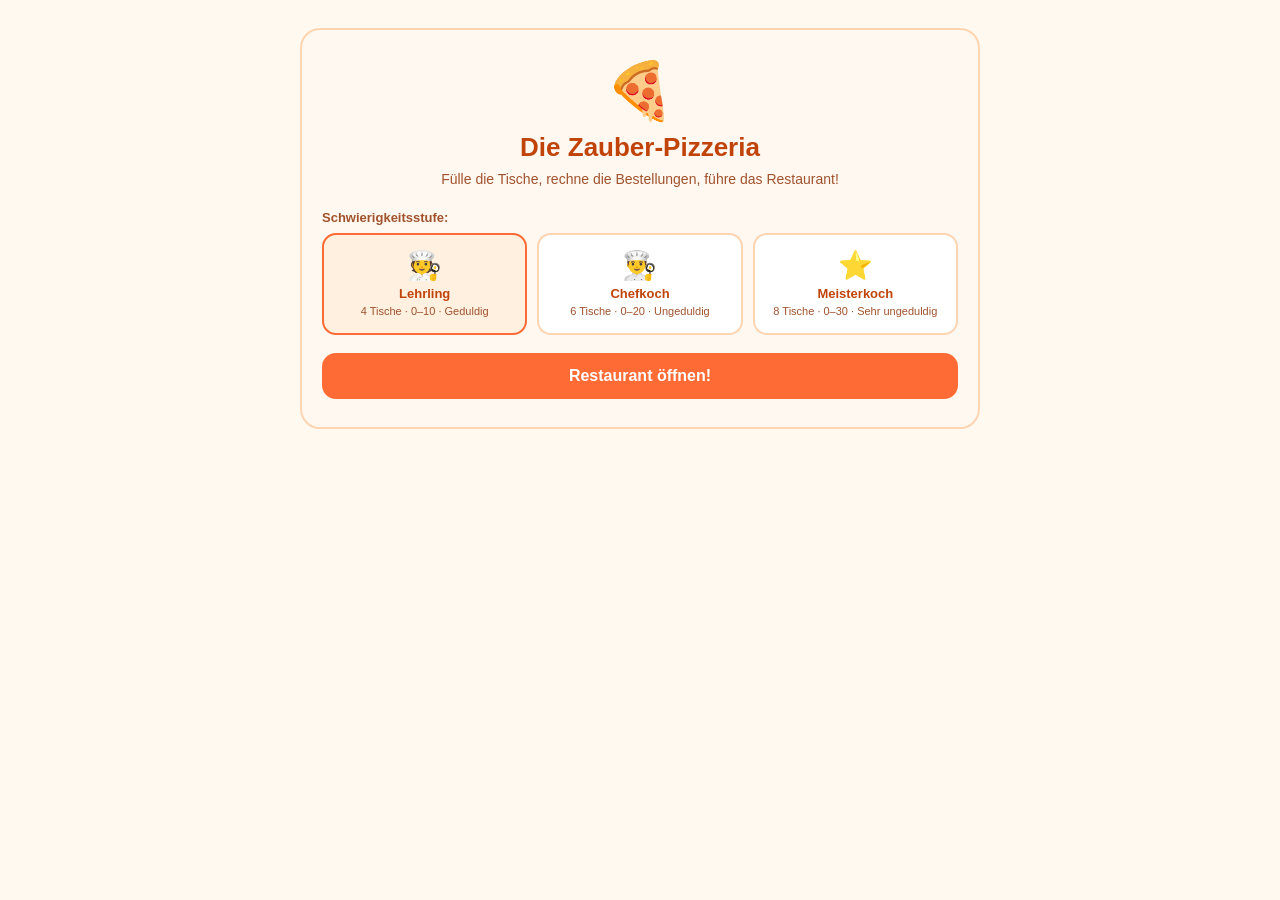
<file: game/create_game_DE.html>
<!DOCTYPE html>
<html lang="de">
<head>
<meta charset="UTF-8">
<meta name="viewport" content="width=device-width, initial-scale=1.0">
<title>Sihirli Pizza Restoranı</title>
<style>
*{box-sizing:border-box;margin:0;padding:0;}
body{font-family:'Segoe UI',Arial,sans-serif;background:#fff9f0;min-height:100vh;display:flex;align-items:flex-start;justify-content:center;padding:16px;}
#app{width:100%;max-width:680px;}

/* SCREENS */
.scr{display:none;} .scr.on{display:block;}

/* MENU */
#menu-wrap{background:#fff8f0;border:2px solid #ffd4b0;border-radius:20px;padding:28px 20px;text-align:center;margin-top:12px;}
.m-logo{font-size:56px;margin-bottom:8px;}
.m-title{font-size:26px;font-weight:700;color:#c0440a;margin-bottom:6px;}
.m-sub{font-size:14px;color:#a0522d;margin-bottom:20px;line-height:1.5;}
.lang-row{display:flex;gap:10px;justify-content:center;margin-bottom:16px;}
.lbtn{padding:7px 22px;border-radius:20px;border:2px solid #e0e0e0;background:#f5f5f5;font-size:13px;font-weight:600;cursor:pointer;color:#555;transition:all .15s;}
.lbtn.on{background:#ff6b35;border-color:#ff6b35;color:#fff;}
.diff-label{font-size:13px;font-weight:600;color:#a0522d;text-align:left;margin-bottom:8px;}
.diff-grid{display:grid;grid-template-columns:repeat(3,1fr);gap:10px;margin-bottom:18px;}
.diff-card{background:#fff;border:2px solid #ffd4b0;border-radius:14px;padding:14px 8px;cursor:pointer;transition:all .15s;}
.diff-card:hover{transform:translateY(-2px);border-color:#ff8c42;}
.diff-card.sel{border-color:#ff6b35;background:#fff0e0;}
.diff-card .di{font-size:28px;margin-bottom:4px;}
.diff-card .dn{font-size:13px;font-weight:700;color:#c0440a;}
.diff-card .dd{font-size:11px;color:#a0522d;margin-top:3px;line-height:1.4;}
.go-btn{background:#ff6b35;color:#fff;border:none;border-radius:14px;padding:14px;font-size:16px;font-weight:700;cursor:pointer;width:100%;transition:all .15s;}
.go-btn:hover{background:#e85a25;}

/* HUD */
#hud{display:flex;align-items:center;gap:8px;margin-bottom:8px;flex-wrap:wrap;}
.hud-box{background:#fff8f0;border:1.5px solid #ffd4b0;border-radius:10px;padding:5px 12px;font-size:13px;font-weight:600;color:#c0440a;}
.hud-box.score{flex:1;}
.lives{display:flex;gap:3px;align-items:center;}
.heart{font-size:20px;transition:all .3s;}
.heart.lost{filter:grayscale(1);opacity:.3;}
#penalty-wrap{margin-bottom:10px;}
#penalty-label{font-size:11px;color:#e53935;margin-bottom:3px;font-weight:600;}
#penalty-bar{width:100%;height:6px;background:#f0f0f0;border-radius:4px;overflow:hidden;}
#penalty-fill{height:100%;background:#e53935;border-radius:4px;transition:width .5s;width:0%;}

/* FLOOR */
#floor{display:grid;gap:10px;margin-bottom:12px;}
.fl4{grid-template-columns:repeat(2,1fr);}
.fl6{grid-template-columns:repeat(3,1fr);}
.fl8{grid-template-columns:repeat(4,1fr);}

.table-card{background:#fff;border:2px solid #ffd4b0;border-radius:16px;padding:10px 8px;min-height:120px;position:relative;transition:border-color .3s,background .3s;cursor:default;}
.table-card.empty{border-color:#f5c6c6;background:#fff8f8;}
.table-card.waiting{border-color:#ffe082;}
.table-card.angry{border-color:#ef9a9a;background:#fff5f5;}
.table-card.answered{border-color:#a5d6a7;background:#f5fff7;}
.table-card.waiting:hover,.table-card.angry:hover{cursor:pointer;filter:brightness(.97);}

.t-num{font-size:10px;color:#ccc;position:absolute;top:5px;left:7px;}
.t-char{font-size:28px;text-align:center;line-height:1.2;}
.t-name{font-size:11px;font-weight:700;color:#c0440a;text-align:center;margin-bottom:3px;white-space:nowrap;overflow:hidden;text-overflow:ellipsis;}
.t-q{font-size:10px;color:#666;text-align:center;line-height:1.35;margin-bottom:5px;min-height:28px;}
.t-timer{height:4px;border-radius:2px;background:#f0f0f0;overflow:hidden;margin-bottom:5px;}
.t-timer-fill{height:100%;border-radius:2px;transition:width .4s,background .4s;}
.t-empty-label{font-size:11px;color:#e57373;text-align:center;font-weight:700;margin-top:8px;}
.t-penalty{font-size:10px;color:#e53935;text-align:center;}
.t-done{font-size:22px;text-align:center;margin-top:4px;}
.t-btn{background:#ff6b35;color:#fff;border:none;border-radius:8px;padding:4px 8px;font-size:11px;cursor:pointer;width:100%;font-weight:700;margin-top:2px;}
.t-btn:hover{background:#e85a25;}
.t-angry-badge{font-size:9px;color:#c62828;font-weight:700;text-align:center;margin-bottom:2px;}

/* QUEUE */
#queue-wrap{background:#fff8f0;border:1.5px solid #ffd4b0;border-radius:14px;padding:10px 14px;margin-bottom:12px;}
.q-label{font-size:12px;color:#a0522d;margin-bottom:6px;font-weight:600;}
#queue-row{display:flex;gap:6px;flex-wrap:wrap;min-height:36px;align-items:center;}
.q-person{background:#fff;border:1.5px solid #ffd4b0;border-radius:10px;padding:5px 10px;font-size:11px;color:#c0440a;display:flex;align-items:center;gap:5px;cursor:pointer;transition:all .15s;font-weight:600;}
.q-person:hover{background:#fff0e0;border-color:#ff8c42;transform:scale(1.04);}
.q-person .qi{font-size:18px;}

/* QUEUE DECISION */
#q-decision{display:none;background:#e8f5e9;border:2px solid #a5d6a7;border-radius:14px;padding:14px;margin-bottom:12px;}
#q-decision.on{display:block;}
.qd-title{font-size:13px;font-weight:700;color:#2e7d32;margin-bottom:6px;}
.qd-q{font-size:13px;color:#333;margin-bottom:8px;line-height:1.5;}
.qd-visual{display:flex;align-items:center;gap:4px;flex-wrap:wrap;padding:8px;background:#f1fff3;border-radius:10px;margin-bottom:10px;min-height:40px;}
.qd-row{display:flex;align-items:center;gap:8px;}
.qd-in{width:64px;text-align:center;font-size:22px;font-weight:700;padding:6px;border:2px solid #a5d6a7;border-radius:10px;background:#fff;color:#2e7d32;outline:none;}
.qd-in:focus{border-color:#4caf50;}
.qd-btn{background:#4caf50;color:#fff;border:none;border-radius:10px;padding:8px 18px;font-size:14px;cursor:pointer;font-weight:700;}
.qd-btn:hover{background:#388e3c;}
.qd-fb{font-size:13px;font-weight:600;padding:6px 12px;border-radius:8px;display:none;margin-top:6px;}
.qd-fb.ok{background:#c8e6c9;color:#1b5e20;display:block;}
.qd-fb.no{background:#ffcdd2;color:#b71c1c;display:block;}

/* ORDER MODAL */
#modal{display:none;background:#fff;border:2px solid #ff6b35;border-radius:18px;padding:16px;margin-bottom:12px;}
#modal.on{display:block;}
.modal-cust{display:flex;align-items:flex-start;gap:12px;margin-bottom:10px;}
.modal-av{width:48px;height:48px;border-radius:50%;display:flex;align-items:center;justify-content:center;font-size:26px;flex-shrink:0;}
.modal-bubble{background:#fff8f0;border:1.5px solid #ffd4b0;border-radius:12px;padding:10px 14px;font-size:13px;color:#c0440a;line-height:1.55;flex:1;position:relative;}
.modal-bubble::before{content:'';position:absolute;left:-10px;top:14px;border:6px solid transparent;border-right-color:#ffd4b0;}
.modal-bubble::after{content:'';position:absolute;left:-8px;top:15px;border:5px solid transparent;border-right-color:#fff8f0;}
.modal-vis{display:flex;align-items:center;gap:4px;flex-wrap:wrap;padding:10px;background:#fafafa;border-radius:12px;margin-bottom:10px;min-height:48px;}
.mv-food{font-size:20px;}
.mv-food.x{opacity:.18;text-decoration:line-through;}
.mv-op{font-size:16px;font-weight:700;color:#ff6b35;margin:0 3px;}
.mv-eq{font-size:16px;color:#888;margin:0 3px;}
.ans-row{display:flex;align-items:center;gap:8px;}
.ans-hint{font-size:13px;color:#aaa;}
.ans-in{width:74px;text-align:center;font-size:24px;font-weight:700;padding:7px;border:2px solid #ffd4b0;border-radius:10px;background:#fff8f0;color:#c0440a;outline:none;}
.ans-in:focus{border-color:#ff6b35;}
.ans-in.ok{border-color:#4caf50;background:#f1fff3;color:#2e7d32;}
.ans-in.no{border-color:#f44336;background:#fff1f0;color:#c62828;}
.ok-btn{background:#ff6b35;color:#fff;border:none;border-radius:10px;padding:9px 20px;font-size:15px;cursor:pointer;font-weight:700;}
.ok-btn:hover{background:#e85a25;}
.ok-btn:disabled{background:#ccc;cursor:default;}
.modal-fb{font-size:13px;font-weight:600;padding:7px 12px;border-radius:8px;display:none;margin-top:8px;}
.modal-fb.ok{background:#e8f5e9;color:#2e7d32;display:block;}
.modal-fb.no{background:#ffebee;color:#c62828;display:block;}
.type-badge{display:inline-block;font-size:11px;font-weight:700;padding:2px 10px;border-radius:20px;margin-bottom:8px;}
.type-badge.add{background:#e3f2fd;color:#1565c0;}
.type-badge.sub{background:#fce4ec;color:#880e4f;}
.type-badge.two{background:#f3e5f5;color:#6a1b9a;}
.close-row{display:flex;justify-content:flex-end;margin-top:8px;}
.close-modal{background:#f5f5f5;border:1px solid #e0e0e0;border-radius:8px;padding:5px 14px;font-size:12px;cursor:pointer;color:#666;}

/* NOTIFICATION */
#notif{position:fixed;top:16px;left:50%;transform:translateX(-50%);background:#333;color:#fff;padding:8px 20px;border-radius:20px;font-size:13px;font-weight:600;display:none;z-index:100;pointer-events:none;}

/* GAME OVER */
#go-wrap{background:#fff8f0;border:2px solid #ffd4b0;border-radius:20px;padding:28px 20px;text-align:center;margin-top:12px;}
.go-emoji{font-size:56px;margin-bottom:10px;}
.go-title{font-size:24px;font-weight:700;color:#c0440a;margin-bottom:8px;}
.go-score{font-size:20px;color:#e65100;margin-bottom:6px;}
.go-stats{font-size:13px;color:#a0522d;margin-bottom:20px;line-height:1.9;}
.go-back{background:#ff6b35;color:#fff;border:none;border-radius:14px;padding:13px;font-size:15px;font-weight:700;cursor:pointer;width:100%;}
.go-back:hover{background:#e85a25;}
</style>
</head>
<body>
<div id="notif"></div>
<div id="app">

<!-- MENU -->
<div class="scr on" id="scr-menu">
  <div id="menu-wrap">
    <div class="m-logo">🍕</div>
    <div class="m-title" id="m-title">Sihirli Pizza Restoranı</div>
    <div class="m-sub" id="m-sub">Masaları doldur, siparişleri hesapla, restoranı yönet!</div>
    <!-- <div class="lang-row">
      <button class="lbtn on" onclick="setLang('tr')">Türkçe</button>
      <button class="lbtn" onclick="setLang('de')">Deutsch</button>
    </div> -->
    <div class="diff-label" id="m-diff-label">Zorluk seç:</div>
    <div class="diff-grid">
      <div class="diff-card sel" id="dc0" onclick="selDiff(0)">
        <div class="di">🧑‍🍳</div>
        <div class="dn" id="dn0">Çırak</div>
        <div class="dd" id="dd0">4 masa · 0–10 · Sabırlı</div>
      </div>
      <div class="diff-card" id="dc1" onclick="selDiff(1)">
        <div class="di">👨‍🍳</div>
        <div class="dn" id="dn1">Usta</div>
        <div class="dd" id="dd1">6 masa · 0–20 · Aceleci</div>
      </div>
      <div class="diff-card" id="dc2" onclick="selDiff(2)">
        <div class="di">⭐</div>
        <div class="dn" id="dn2">Şef</div>
        <div class="dd" id="dd2">8 masa · 0–30 · Sabırsız</div>
      </div>
    </div>
    <button class="go-btn" onclick="startGame()" id="m-go">Restoranı Aç!</button>
  </div>
</div>

<!-- GAME -->
<div class="scr" id="scr-game">
  <div id="hud">
    <div class="hud-box score" id="hud-score">Puan: 0</div>
    <div class="hud-box" id="hud-served">Servis: 0</div>
    <div class="hud-box" id="hud-wrong">Hata: 0/3</div>
    <div class="lives" id="lives"></div>
  </div>
  <div id="penalty-wrap">
    <div id="penalty-label">⚠ Boş masa cezası</div>
    <div id="penalty-bar"><div id="penalty-fill"></div></div>
  </div>

  <div id="q-decision">
    <div class="qd-title" id="qd-title">Kapıda müşteriler bekliyor!</div>
    <div class="qd-q" id="qd-q"></div>
    <div class="qd-visual" id="qd-vis"></div>
    <div class="qd-row">
      <input class="qd-in" type="number" id="qd-in" min="0" max="30" placeholder="?"
        onkeydown="if(event.key==='Enter')submitQD()">
      <button class="qd-btn" onclick="submitQD()">✓</button>
    </div>
    <div class="qd-fb" id="qd-fb"></div>
  </div>

  <div id="modal">
    <div id="m-type-badge" class="type-badge add">+ Toplama</div>
    <div class="modal-cust">
      <div class="modal-av" id="m-av"></div>
      <div class="modal-bubble" id="m-bubble"></div>
    </div>
    <div class="modal-vis" id="m-vis"></div>
    <div class="ans-row">
      <span class="ans-hint">= ?</span>
      <input class="ans-in" type="number" id="m-in" min="0" max="60" placeholder="?"
        onkeydown="if(event.key==='Enter')submitOrder()"
        oninput="document.getElementById('m-in').className='ans-in';document.getElementById('m-fb').className='modal-fb';">
      <button class="ok-btn" id="m-ok" onclick="submitOrder()">✓</button>
    </div>
    <div class="modal-fb" id="m-fb"></div>
    <div class="close-row">
      <button class="close-modal" onclick="closeModal()" id="m-close">✕ Kapat</button>
    </div>
  </div>

  <div id="floor" class="fl4"></div>

  <div id="queue-wrap">
    <div class="q-label" id="q-label">Bekleyenler — tıkla, boş masaya oturt</div>
    <div id="queue-row"></div>
  </div>
</div>

<!-- GAME OVER -->
<div class="scr" id="scr-over">
  <div id="go-wrap">
    <div class="go-emoji" id="go-emoji">😢</div>
    <div class="go-title" id="go-title">Restoran kapandı!</div>
    <div class="go-score" id="go-score"></div>
    <div class="go-stats" id="go-stats"></div>
    <button class="go-back" onclick="showMenu()" id="go-back-btn">Ana Menüye Dön</button>
  </div>
</div>

</div><!-- #app -->

<script>
/* ===================== CONFIG ===================== */
var LANG = 'de', DIFF = 0;
var score = 0, lives = 3, served = 0, wrongCount = 0, penaltyPct = 0;
var tables = [], queue = [], activeIdx = -1, qdPending = null;
var loops = [];
var modalAnswered = false;

var CFG = [
  { tables:4, maxN:10, patience:120, queueMax:4, penRate:2.0, label:'fl4', penScore:4 },
  { tables:6, maxN:20, patience:60, queueMax:5, penRate:3.5, label:'fl6', penScore:6 },
  { tables:8, maxN:30, patience:30,  queueMax:6, penRate:5.0, label:'fl8', penScore:8 }
];

var CHARS = [
  {icon:'👧', name:{tr:'Ayşe',    de:'Lena'},      bg:'#fff0f5'},
  {icon:'👦', name:{tr:'Ali',     de:'Max'},       bg:'#f0f5ff'},
  {icon:'👵', name:{tr:'Büyükanne',de:'Oma'},      bg:'#fff5e0'},
  {icon:'👮', name:{tr:'Polis',   de:'Polizist'},  bg:'#e0f5ff'},
  {icon:'👩‍🏫',name:{tr:'Öğretmen',de:'Lehrerin'}, bg:'#f0fff0'},
  {icon:'👨‍🌾',name:{tr:'Çiftçi', de:'Bauer'},     bg:'#f5fff0'},
  {icon:'👨‍⚕️',name:{tr:'Doktor', de:'Doktor'},    bg:'#f0f8ff'},
  {icon:'👩‍🚒',name:{tr:'İtfaiyeci',de:'Feuerwehr'},bg:'#fff0e0'},
  {icon:'🧒', name:{tr:'Mehmet', de:'Jonas'},      bg:'#f5f0ff'},
  {icon:'👩', name:{tr:'Elif',   de:'Sophie'},     bg:'#fff0fa'},
  {icon:'🧓', name:{tr:'Amca',   de:'Onkel'},      bg:'#f0faf5'},
  {icon:'👩‍🦰',name:{tr:'Zeynep', de:'Emma'},       bg:'#fff5f0'}
];

/* ===================== TRANSLATIONS ===================== */
var TX = {
  tr: {
    title:'Sihirli Pizza Restoranı',
    sub:'Masaları doldur, siparişleri hesapla, restoranı yönet!',
    diffLabel:'Zorluk seç:',
    startBtn:'Restoranı Aç!',
    dn:['Çırak','Usta','Şef'],
    dd:['4 masa · 0–10 · Sabırlı','6 masa · 0–20 · Aceleci','8 masa · 0–30 · Sabırsız'],
    scoreL:'Puan:', servedL:'Servis:', wrongL:'Hata:',
    penLabel:'⚠ Boş masa cezası',
    qLabel:'Bekleyenler — tıkla, boş masaya oturt',
    qdTitle:'Kapıda müşteriler bekliyor!',
    emptyLabel:'Boş masa', penaltyLbl:'−puan',
    waitLabel:'Sipariş bekliyor…', angryLabel:'Sabırsız!',
    doneLabel:'Servis tamam!', orderBtn:'Siparişi Al',
    closeBtn:'✕ Kapat',
    typeBadge:{add:'+ Toplama', sub:'− Çıkarma', two:'2 Adım'},
    correct:['Aferin! 🎉','Süper! ⭐','Doğru! ✅','Mükemmel! 🌟','Harika! 🍕'],
    wrong:'Yanlış! Doğrusu: ',
    goTitle:'Restoran kapandı!',
    goBack:'Ana Menüye Dön',
    goScore: s => 'Toplam puan: ' + s,
    goStats: (sv,w) => sv + ' sipariş teslim edildi\n' + w + ' yanlış cevap',
    qa: (c,a,b) => c+', masaya '+a+' dilim pizza geldi. Garson '+b+' dilim daha getirdi. Kaç dilim var?',
    qs: (c,a,b) => c+', masada '+a+' dilim pizza vardı. '+b+' dilim yendi. Kaç dilim kaldı?',
    qt: (c,a,b,d) => c+', fırından '+a+' pizza çıktı. '+b+' tanesi dağıtıldı, sonra '+d+' tane daha geldi. Kaç pizza var?',
    qdin: (tot,em) => 'Dışarıda '+tot+' müşteri bekliyor. Restoranınızda '+em+' boş masa var. Kaç müşteri içeri alınabilir?',
  },
  de: {
    title:'Die Zauber-Pizzeria',
    sub:'Fülle die Tische, rechne die Bestellungen, führe das Restaurant!',
    diffLabel:'Schwierigkeitsstufe:',
    startBtn:'Restaurant öffnen!',
    dn:['Lehrling','Chefkoch','Meisterkoch'],
    dd:['4 Tische · 0–10 · Geduldig','6 Tische · 0–20 · Ungeduldig','8 Tische · 0–30 · Sehr ungeduldig'],
    scoreL:'Punkte:', servedL:'Bedient:', wrongL:'Fehler:',
    penLabel:'⚠ Strafe für leere Tische',
    qLabel:'Wartende Gäste — klicken, an freien Tisch setzen',
    qdTitle:'Gäste warten draußen!',
    emptyLabel:'Leerer Tisch', penaltyLbl:'−Punkte',
    waitLabel:'Bestellung erwartet…', angryLabel:'Ungeduldig!',
    doneLabel:'Fertig!', orderBtn:'Bestellung aufnehmen',
    closeBtn:'✕ Schließen',
    typeBadge:{add:'+ Addition', sub:'− Subtraktion', two:'2 Schritte'},
    correct:['Super! 🎉','Toll! ⭐','Richtig! ✅','Ausgezeichnet! 🌟','Prima! 🍕'],
    wrong:'Falsch! Richtig ist: ',
    goTitle:'Restaurant geschlossen!',
    goBack:'Zum Hauptmenü',
    goScore: s => 'Gesamtpunkte: ' + s,
    goStats: (sv,w) => sv + ' Bestellungen bedient\n' + w + ' Fehler',
    qa: (c,a,b) => c+', am Tisch liegen '+a+' Pizzastücke. Der Kellner bringt noch '+b+'. Wie viele Stücke gibt es jetzt?',
    qs: (c,a,b) => c+', auf dem Tisch lagen '+a+' Pizzastücke. '+b+' wurden gegessen. Wie viele sind noch übrig?',
    qt: (c,a,b,d) => c+', aus dem Ofen kamen '+a+' Pizzas. '+b+' wurden verteilt, dann kamen '+d+' neue. Wie viele Pizzas gibt es?',
    qdin: (tot,em) => 'Draußen warten '+tot+' Gäste. Sie haben '+em+' freie Tische. Wie viele Gäste können reinkommen?',
  }
};

/* ===================== UTILS ===================== */
function t(k){ return TX[LANG][k]; }
function rand(a,b){ return Math.floor(Math.random()*(b-a+1))+a; }
function randChar(){ return CHARS[rand(0,CHARS.length-1)]; }
function pick(arr){ return arr[rand(0,arr.length-1)]; }

function showNotif(msg, color){
  var n = document.getElementById('notif');
  n.textContent = msg;
  n.style.background = color || '#333';
  n.style.display = 'block';
  clearTimeout(showNotif._t);
  showNotif._t = setTimeout(()=>{ n.style.display='none'; }, 1600);
}

/* ===================== LANG / DIFF ===================== */
function setLang(l){
  LANG = l;
  document.querySelectorAll('.lbtn').forEach(b=>{
    b.classList.toggle('on',
      (l==='tr' && b.textContent==='Türkçe') ||
      (l==='de' && b.textContent==='Deutsch'));
  });
  applyMenuText();
}

function applyMenuText(){
  var tx = TX[LANG];
  document.getElementById('m-title').textContent = tx.title;
  document.getElementById('m-sub').textContent = tx.sub;
  document.getElementById('m-diff-label').textContent = tx.diffLabel;
  document.getElementById('m-go').textContent = tx.startBtn;
  for(var i=0;i<3;i++){
    document.getElementById('dn'+i).textContent = tx.dn[i];
    document.getElementById('dd'+i).textContent = tx.dd[i];
  }
}

function selDiff(d){
  DIFF = d;
  document.querySelectorAll('.diff-card').forEach((c,i)=>c.classList.toggle('sel',i===d));
}

/* ===================== QUESTION GENERATOR ===================== */
function makeOrder(charName){
  var cfg = CFG[DIFF], mx = cfg.maxN;
  var typePool = DIFF===0 ? ['add','add','sub'] : DIFF===1 ? ['add','sub','sub','add'] : ['add','sub','two','sub','two'];
  var tp = pick(typePool);
  var q = { type: tp };

  if(tp === 'add'){
    var a = rand(1, Math.floor(mx*0.7));
    var b = rand(1, Math.min(mx - a, Math.floor(mx*0.5)));
    q.a=a; q.b=b; q.answer=a+b;
    q.text = TX[LANG].qa(charName, a, b);
    q.visual = { op:'+', a, b };
  } else if(tp === 'sub'){
    var a = rand(Math.max(3, Math.floor(mx*0.25)), mx);
    var b = rand(1, Math.min(a-1, Math.floor(mx*0.6)));
    q.a=a; q.b=b; q.answer=a-b;
    q.text = TX[LANG].qs(charName, a, b);
    q.visual = { op:'-', a, b };
  } else {
    var a = rand(5, Math.min(mx, 18));
    var b = rand(1, Math.min(a-1, 10));
    var d = rand(1, Math.min(30-(a-b), 12));
    q.a=a; q.b=b; q.d=d; q.answer=(a-b)+d;
    q.text = TX[LANG].qt(charName, a, b, d);
    q.visual = { op:'two', a, b, d };
  }
  return q;
}

/* ===================== GAME START ===================== */
function startGame(){
  var cfg = CFG[DIFF];
  score=0; lives=3; served=0; wrongCount=0; penaltyPct=0;
  tables=[]; queue=[]; activeIdx=-1; qdPending=null; modalAnswered=false;

  for(var i=0;i<cfg.tables;i++) tables.push(emptyTable());

  show('scr-game');
  document.getElementById('floor').className = 'fl'+cfg.tables; // will be set below
  // set proper grid class
  var flEl = document.getElementById('floor');
  flEl.className = cfg.label;

  renderHUD();
  renderFloor();
  renderQueue();

  // pre-seat some customers
  var preSeat = Math.min(Math.floor(cfg.tables*0.6), cfg.tables);
  for(var i=0;i<preSeat;i++) seatRandom();
  renderFloor();

  // spawn a few queue members
  for(var i=0;i<2;i++) spawnOne();
  renderQueue();

  clearLoops();
  loops.push(setInterval(tickTimers, 400));
  loops.push(setInterval(applyPenalty, 1000));
  loops.push(setInterval(spawnOne, 4500 - DIFF*800));
  loops.push(setInterval(maybeQD, 7000 - DIFF*1000));
}

function emptyTable(){
  return { state:'empty', char:null, order:null, timerPct:100, timerFull: CFG[DIFF].patience };
}

/* ===================== TICK ===================== */
function tickTimers(){
  tables.forEach((tb,i)=>{
    if(tb.state==='waiting'||tb.state==='angry'){
      var dec = (100 / tb.timerFull) * (400/1000) * 1.6;
      tb.timerPct = Math.max(0, tb.timerPct - dec);
      if(tb.timerPct <= 0){
        customerLeave(i, true);
        return;
      }
      tb.state = tb.timerPct < 28 ? 'angry' : 'waiting';
    }
  });
  renderFloor();
}

function applyPenalty(){
  var empty = tables.filter(tb=>tb.state==='empty').length;
  if(empty > 0){
    var cfg = CFG[DIFF];
    penaltyPct = Math.min(100, penaltyPct + cfg.penRate * empty * 0.35);
    if(penaltyPct >= 100){
      penaltyPct = 0;
      score = Math.max(0, score - cfg.penScore);
      renderHUD();
      showNotif('Boş masa! −'+cfg.penScore+' puan', '#e53935');
    }
  } else {
    penaltyPct = Math.max(0, penaltyPct - 3);
  }
  document.getElementById('penalty-fill').style.width = Math.round(penaltyPct)+'%';
}

/* ===================== QUEUE ===================== */
function spawnOne(){
  var cfg = CFG[DIFF];
  if(queue.length >= cfg.queueMax) return;
  var ch = randChar();
  queue.push({ char:ch, id: Date.now()+Math.random() });
  renderQueue();
}

function maybeQD(){
  if(qdPending) return;
  var empty = tables.filter(tb=>tb.state==='empty').length;
  if(empty === 0 || queue.length === 0) return;
  triggerQD();
}

function triggerQD(){
  var empty = tables.filter(tb=>tb.state==='empty').length;
  if(empty===0||queue.length===0) return;
  var inQ = queue.length;
  var ans = Math.min(empty, inQ);
  qdPending = { inQ, empty, answer:ans };

  document.getElementById('qd-title').textContent = t('qdTitle');
  document.getElementById('qd-q').textContent = TX[LANG].qdin(inQ, empty);

  var vis = document.getElementById('qd-vis');
  vis.innerHTML = '';
  var show = Math.min(inQ, 10);
  for(var i=0;i<show;i++) vis.innerHTML += '<span style="font-size:18px">🧍</span>';
  if(inQ>10) vis.innerHTML += '<span style="font-size:12px;color:#aaa;margin-left:4px">+' + (inQ-10) + '</span>';
  vis.innerHTML += '<span style="font-size:16px;font-weight:700;color:#2e7d32;margin:0 6px">→</span>';
  var showE = Math.min(empty,8);
  for(var i=0;i<showE;i++) vis.innerHTML += '<span style="font-size:18px">🪑</span>';

  var fb = document.getElementById('qd-fb');
  fb.className='qd-fb'; fb.textContent='';
  document.getElementById('qd-in').value='';
  document.getElementById('q-decision').classList.add('on');
  document.getElementById('qd-in').focus();
}

function submitQD(){
  if(!qdPending) return;
  var val = parseInt(document.getElementById('qd-in').value);
  if(isNaN(val)) return;
  var fb = document.getElementById('qd-fb');
  var correct = qdPending.answer;

  if(val === correct){
    fb.className='qd-fb ok';
    fb.textContent = pick(t('correct')) + ' +10';
    score += 10; renderHUD();
    for(var i=0;i<correct;i++) seatFromQueue();
    setTimeout(()=>{
      document.getElementById('q-decision').classList.remove('on');
      qdPending = null;
    },1300);
  } else {
    fb.className='qd-fb no';
    fb.textContent = t('wrong') + correct;
    loseLife();
    setTimeout(()=>{
      document.getElementById('q-decision').classList.remove('on');
      qdPending = null;
    },1600);
  }
}

/* ===================== SEATING ===================== */
function seatRandom(){
  var idx = tables.findIndex(tb=>tb.state==='empty');
  if(idx===-1) return;
  var ch = randChar();
  var ord = makeOrder(ch.name[LANG]);
  tables[idx] = { state:'waiting', char:ch, order:ord, timerPct:100, timerFull:CFG[DIFF].patience };
}

function seatFromQueue(){
  var idx = tables.findIndex(tb=>tb.state==='empty');
  if(idx===-1||queue.length===0) return;
  var person = queue.shift();
  var ord = makeOrder(person.char.name[LANG]);
  tables[idx] = { state:'waiting', char:person.char, order:ord, timerPct:100, timerFull:CFG[DIFF].patience };
  renderQueue();
  renderFloor();
}

function seatOneFromQueue(qIdx){
  var tIdx = tables.findIndex(tb=>tb.state==='empty');
  if(tIdx===-1){ showNotif('Boş masa yok!','#e53935'); return; }
  var person = queue.splice(qIdx,1)[0];
  var ord = makeOrder(person.char.name[LANG]);
  tables[tIdx] = { state:'waiting', char:person.char, order:ord, timerPct:100, timerFull:CFG[DIFF].patience };
  renderQueue();
  renderFloor();
}

function customerLeave(idx, angry){
  if(angry){
    score = Math.max(0, score - 10);
    renderHUD();
    showNotif(TX[LANG].angryLabel + ' −10', '#e53935');
  }
  tables[idx] = emptyTable();
  if(activeIdx === idx) closeModal();
  renderFloor();
}

/* ===================== ORDER MODAL ===================== */
function openOrder(idx){
  var tb = tables[idx];
  if(!tb || tb.state==='empty' || tb.state==='answered') return;
  activeIdx = idx;
  modalAnswered = false;

  var ch = tb.char, ord = tb.order;
  var tx = TX[LANG];

  // badge
  var badge = document.getElementById('m-type-badge');
  badge.className = 'type-badge ' + (ord.type==='add'?'add':ord.type==='sub'?'sub':'two');
  badge.textContent = tx.typeBadge[ord.type];

  document.getElementById('m-av').textContent = ch.icon;
  document.getElementById('m-av').style.background = ch.bg;
  document.getElementById('m-bubble').textContent = ord.text;
  document.getElementById('m-close').textContent = tx.closeBtn;

  // visual
  var vis = document.getElementById('m-vis');
  vis.innerHTML = '';
  var v = ord.visual, MAX=16;
  if(v.op==='+'){
    var sa = Math.min(v.a, MAX);
    for(var i=0;i<sa;i++) vis.innerHTML += '<span class="mv-food">🍕</span>';
    if(v.a>MAX) vis.innerHTML += '<span style="font-size:11px;color:#aaa">+' + (v.a-MAX) + '</span>';
    vis.innerHTML += '<span class="mv-op">+</span>';
    for(var i=0;i<v.b;i++) vis.innerHTML += '<span class="mv-food">🍕</span>';
    vis.innerHTML += '<span class="mv-eq">=?</span>';
  } else if(v.op==='-'){
    var tot = Math.min(v.a, MAX);
    for(var i=0;i<tot;i++) vis.innerHTML += '<span class="mv-food'+(i<Math.min(v.b,MAX)?' x':'')+'">🍕</span>';
    if(v.a>MAX) vis.innerHTML += '<span style="font-size:11px;color:#aaa">… '+v.a+'</span>';
    vis.innerHTML += '<span class="mv-eq">=?</span>';
  } else {
    var sa = Math.min(v.a, MAX);
    for(var i=0;i<sa;i++) vis.innerHTML += '<span class="mv-food">🍕</span>';
    vis.innerHTML += '<span class="mv-op">−'+v.b+'</span><span class="mv-op">+'+v.d+'</span><span class="mv-eq">=?</span>';
  }

  var inp = document.getElementById('m-in');
  inp.value=''; inp.className='ans-in';
  document.getElementById('m-fb').className='modal-fb';
  document.getElementById('m-ok').disabled=false;
  document.getElementById('modal').classList.add('on');
  inp.focus();
}

function submitOrder(){
  if(modalAnswered) return;
  var idx = activeIdx;
  if(idx===-1) return;
  var tb = tables[idx];
  var val = parseInt(document.getElementById('m-in').value);
  if(isNaN(val)) return;
  modalAnswered = true;
  document.getElementById('m-ok').disabled = true;

  var fb = document.getElementById('m-fb');
  var inp = document.getElementById('m-in');

  if(val === tb.order.answer){
    inp.className = 'ans-in ok';
    fb.className = 'modal-fb ok';
    fb.textContent = pick(t('correct')) + ' +15';
    score += 15; served++;
    renderHUD();
    tables[idx].state = 'answered';
    renderFloor();
    setTimeout(()=>{ closeModal(); customerLeave(idx,false); },1200);
  } else {
    inp.className = 'ans-in no';
    fb.className = 'modal-fb no';
    fb.textContent = t('wrong') + tb.order.answer;
    loseLife();
    setTimeout(()=>{
      if(lives > 0){
        modalAnswered = false;
        document.getElementById('m-ok').disabled = false;
        inp.value=''; inp.className='ans-in';
        fb.className='modal-fb';
        inp.focus();
      }
    }, 1400);
  }
}

function closeModal(){
  document.getElementById('modal').classList.remove('on');
  activeIdx = -1;
}

/* ===================== LIVES / GAME OVER ===================== */
function loseLife(){
  wrongCount++;
  lives = Math.max(0, lives-1);
  renderHUD();
  showNotif('−1 can ❤️', '#e53935');
  if(lives<=0) setTimeout(gameOver, 900);
}

function gameOver(){
  clearLoops();
  var tx = TX[LANG];
  document.getElementById('go-emoji').textContent = score>=150?'🏆':score>=70?'😤':'😢';
  document.getElementById('go-title').textContent = tx.goTitle;
  document.getElementById('go-score').textContent = tx.goScore(score);
  document.getElementById('go-stats').textContent = tx.goStats(served, wrongCount);
  document.getElementById('go-back-btn').textContent = tx.goBack;
  show('scr-over');
}

/* ===================== RENDER ===================== */
function renderHUD(){
  var tx = TX[LANG];
  document.getElementById('hud-score').textContent = tx.scoreL + ' ' + score;
  document.getElementById('hud-served').textContent = tx.servedL + ' ' + served;
  document.getElementById('hud-wrong').textContent = tx.wrongL + ' ' + wrongCount + '/3';
  document.getElementById('penalty-label').textContent = tx.penLabel;
  var lv = document.getElementById('lives');
  lv.innerHTML = '';
  for(var i=0;i<3;i++) lv.innerHTML += '<span class="heart'+(i>=lives?' lost':'')+'">❤️</span>';
}

function renderFloor(){
  var floor = document.getElementById('floor');
  floor.innerHTML = '';
  var tx = TX[LANG];
  tables.forEach((tb,i)=>{
    var d = document.createElement('div');
    d.className = 'table-card ' + tb.state;
    d.innerHTML = '<div class="t-num">Masa '+(i+1)+'</div>';

    if(tb.state==='empty'){
      d.innerHTML += '<div class="t-char" style="opacity:.25;margin-top:8px">🪑</div>';
      d.innerHTML += '<div class="t-empty-label">'+tx.emptyLabel+'</div>';
      d.innerHTML += '<div class="t-penalty">'+tx.penaltyLbl+'</div>';
    } else if(tb.state==='answered'){
      d.innerHTML += '<div class="t-char" style="margin-top:6px">'+tb.char.icon+'</div>';
      d.innerHTML += '<div class="t-name">'+tb.char.name[LANG]+'</div>';
      d.innerHTML += '<div class="t-done">✅</div>';
    } else {
      var pct = Math.max(0, Math.round(tb.timerPct));
      var col = pct>60?'#4caf50':pct>30?'#ff9800':'#f44336';
      if(tb.state==='angry') d.innerHTML += '<div class="t-angry-badge">'+tx.angryLabel+'</div>';
      d.innerHTML += '<div class="t-char">'+tb.char.icon+'</div>';
      d.innerHTML += '<div class="t-name">'+tb.char.name[LANG]+'</div>';
      var shortQ = tb.order.text.length > 52 ? tb.order.text.substring(0,52)+'…' : tb.order.text;
      d.innerHTML += '<div class="t-q">'+shortQ+'</div>';
      d.innerHTML += '<div class="t-timer"><div class="t-timer-fill" style="width:'+pct+'%;background:'+col+'"></div></div>';
      d.innerHTML += '<button class="t-btn" onclick="openOrder('+i+')">'+tx.orderBtn+'</button>';
      d.onclick = function(idx){ return function(e){ if(e.target.tagName!=='BUTTON') openOrder(idx); }; }(i);
    }
    floor.appendChild(d);
  });
}

function renderQueue(){
  var row = document.getElementById('queue-row');
  var label = document.getElementById('q-label');
  label.textContent = TX[LANG].qLabel;
  row.innerHTML = '';
  if(queue.length===0){
    row.innerHTML = '<span style="font-size:12px;color:#ccc;font-style:italic">—</span>';
    return;
  }
  queue.forEach((p,i)=>{
    var d = document.createElement('div');
    d.className = 'q-person';
    d.innerHTML = '<span class="qi">'+p.char.icon+'</span><span>'+p.char.name[LANG]+'</span>';
    d.onclick = (function(idx){ return function(){ seatOneFromQueue(idx); }; })(i);
    row.appendChild(d);
  });
}

/* ===================== MISC ===================== */
function clearLoops(){ loops.forEach(clearInterval); loops=[]; }
function show(id){ document.querySelectorAll('.scr').forEach(s=>s.classList.remove('on')); document.getElementById(id).classList.add('on'); }
function showMenu(){ clearLoops(); show('scr-menu'); applyMenuText(); }

applyMenuText();
selDiff(0);
</script>
</body>
</html>
</file>
